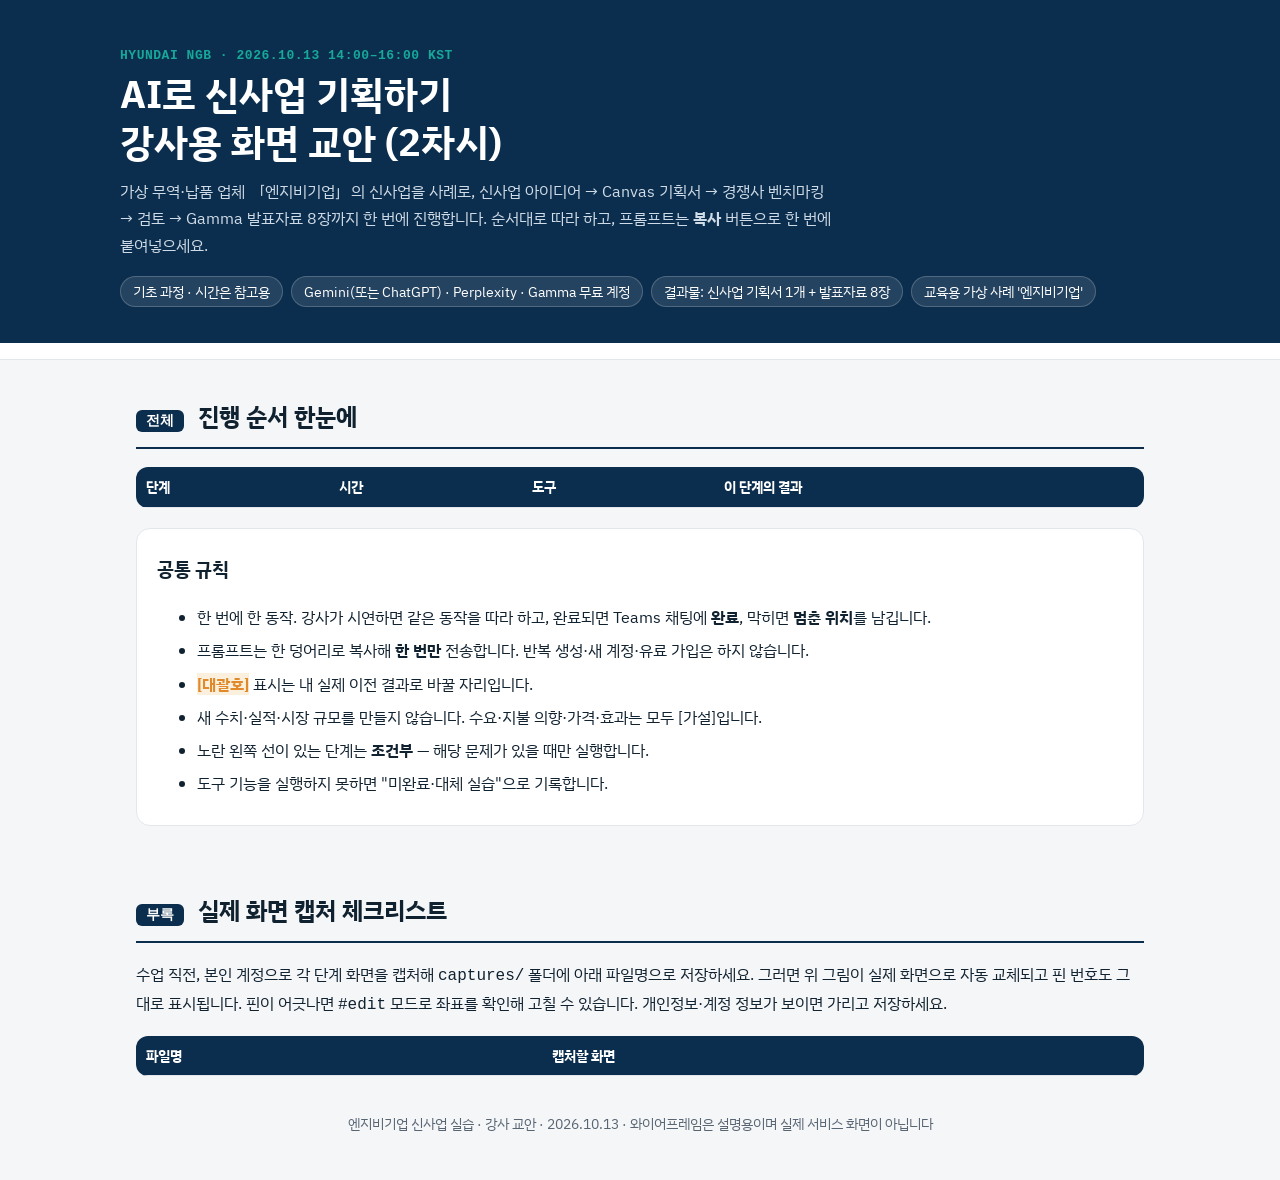
<file: 현대엔지비/tools/tpl.html>
<!doctype html>
<html lang="ko">
<head>
<meta charset="utf-8">
<meta name="viewport" content="width=device-width,initial-scale=1">
<title>엔지비기업 강사 교안</title>
<link rel="preconnect" href="https://fonts.googleapis.com"><link rel="preconnect" href="https://fonts.gstatic.com" crossorigin>
<link rel="stylesheet" href="https://fonts.googleapis.com/css2?family=IBM+Plex+Sans+KR:wght@400;500;600;700&display=swap">
<!--
  [편집 안내]
  1) 실제 화면 캡처 넣기: 캡처 이미지를 같은 폴더의 captures/ 에 cap-01.png ~ cap-26.png (jpg/webp도 가능)로 저장하면
     와이어프레임이 실제 캡처로 자동 교체됩니다. 핀 번호는 캡처 위에 그대로 표시됩니다.
  2) 핀 위치 조정: 아래 <script id="data"> 의 steps[].pins 의 x,y (가로 0~800, 세로 0~450 기준) 값을 고칩니다.
     브라우저에서 주소 뒤에 #edit 를 붙이면 캡처 위를 클릭할 때 좌표가 표시됩니다.
  3) 프롬프트 수정: 같은 data 의 prompts[].text 를 고치면 복사 버튼에 그대로 반영됩니다.
  4) 와이어프레임은 이해를 돕는 그림일 뿐 실제 서비스 화면이 아닙니다. 실제 화면은 UI가 날짜·계정에 따라 다를 수 있으니 수업 직전 캡처하세요.
-->
<style>
:root{--navy:#0C2E4E;--ink:#10212F;--teal:#138A7E;--tealb:#17A89A;--tealsoft:#E4F2F0;--amber:#E08A2B;--ambersoft:#FBEFDD;--paper:#F5F6F8;--card:#fff;--line:#E3E7EC;--muted:#586573;--pin:#D62828}
@media (prefers-color-scheme:dark){:root:not([data-theme=light]){--ink:#E8EEF3;--paper:#0B1621;--card:#13222F;--line:#25384A;--muted:#9FB0BF;--tealsoft:#12302F;--ambersoft:#33250F}}
*{box-sizing:border-box}html{scroll-behavior:smooth}
body{margin:0;background:var(--paper);color:var(--ink);font:16px/1.7 "IBM Plex Sans KR","Apple SD Gothic Neo","Malgun Gothic",system-ui,sans-serif}
a{color:var(--teal)}
header.hero{background:var(--navy);color:#fff;padding:48px 16px 36px}
.wrap{max-width:1040px;margin:0 auto;padding:0 16px}
.hero .wrap{padding:0}
.eyebrow{color:var(--tealb);font:600 13px ui-monospace,monospace;letter-spacing:.04em}
h1{font-size:clamp(26px,4vw,38px);line-height:1.25;margin:8px 0 12px}
.hero p{margin:0 0 16px;max-width:720px;color:#cfdbe6}
.chips{display:flex;flex-wrap:wrap;gap:8px}
.chip{background:rgba(255,255,255,.1);border:1px solid rgba(255,255,255,.2);border-radius:999px;padding:3px 12px;font-size:14px}
nav.stages{position:sticky;top:0;z-index:20;background:var(--card);border-bottom:1px solid var(--line)}
nav.stages .wrap{display:flex;gap:6px;overflow-x:auto;padding:8px 16px}
nav.stages a{white-space:nowrap;text-decoration:none;font-size:14px;border:1px solid var(--line);border-radius:999px;padding:4px 12px;color:var(--ink)}
nav.stages a:hover,nav.stages a:focus-visible{background:var(--tealsoft);outline:2px solid var(--teal)}
section.stage{padding:36px 0 8px}
.stagehead{display:flex;gap:14px;align-items:baseline;flex-wrap:wrap;border-bottom:2px solid var(--navy);padding-bottom:10px;margin-bottom:18px}
.stagehead .no{font:700 14px ui-monospace,monospace;background:var(--navy);color:#fff;border-radius:6px;padding:2px 10px}
.stagehead h2{margin:0;font-size:24px}
.stagehead .time{font:600 14px ui-monospace,monospace;color:var(--teal)}
.stagegoal{color:var(--muted);margin:-6px 0 18px}
article.step{background:var(--card);border:1px solid var(--line);border-radius:16px;padding:20px;margin-bottom:22px}
article.step.cond{border-left:5px solid var(--amber)}
.stephead{display:flex;flex-wrap:wrap;gap:8px 12px;align-items:center;margin-bottom:12px}
.stephead h3{margin:0;font-size:19px;flex:1 1 320px}
.tag{font:600 12px ui-monospace,monospace;border-radius:6px;padding:2px 8px;background:var(--tealsoft);color:var(--teal)}
.tag.time{background:var(--navy);color:#fff}.tag.cond{background:var(--ambersoft);color:var(--amber)}
.grid{display:grid;grid-template-columns:minmax(0,1.25fr) minmax(0,1fr);gap:20px}
@media(max-width:880px){.grid{grid-template-columns:1fr}}
figure.shot{margin:0;position:relative;border:1px solid var(--line);border-radius:12px;overflow:hidden;background:#fff}
figure.shot .stage-box{position:relative;line-height:0}
figure.shot img.cap{display:none;width:100%;height:auto}
figure.shot.has img.cap{display:block}
figure.shot.has svg.wire{display:none}
svg.wire{width:100%;height:auto;display:block}
.pin{position:absolute;transform:translate(-50%,-50%);width:28px;height:28px;border-radius:50%;background:var(--pin);color:#fff;font:700 15px/28px "IBM Plex Sans KR","Malgun Gothic",sans-serif;text-align:center;box-shadow:0 0 0 3px #fff,0 2px 6px rgba(0,0,0,.35);pointer-events:none}
figcaption{padding:8px 12px;font-size:13px;color:var(--muted);background:var(--paper);border-top:1px solid var(--line);line-height:1.5}
figcaption code{font-size:12px}
ol.legend{list-style:none;margin:0 0 14px;padding:0}
ol.legend li{display:flex;gap:10px;align-items:flex-start;padding:5px 0;font-size:15px}
ol.legend .n{flex:none;width:24px;height:24px;border-radius:50%;background:var(--pin);color:#fff;font:700 13px/24px sans-serif;text-align:center;margin-top:2px}
ul.act{margin:0 0 12px;padding-left:20px;font-size:15px}
.prompt{border:1px solid var(--line);border-radius:12px;margin:12px 0;overflow:hidden}
.prompt .bar{display:flex;align-items:center;gap:8px;background:var(--navy);color:#fff;padding:6px 8px 6px 12px;font-size:14px;font-weight:600}
.prompt .bar .t{flex:1}
.prompt button{font:600 13px "IBM Plex Sans KR","Malgun Gothic",sans-serif;border:0;border-radius:8px;padding:6px 14px;cursor:pointer;background:var(--tealb);color:#fff;min-height:32px}
.prompt button:hover{background:var(--teal)}.prompt button:focus-visible{outline:3px solid var(--amber)}
.prompt button.done{background:var(--amber)}
.prompt pre{margin:0;padding:12px 14px;white-space:pre-wrap;word-break:keep-all;overflow-wrap:anywhere;font:14px/1.7 "IBM Plex Sans KR","Malgun Gothic",sans-serif;background:var(--paper)}
.prompt pre mark{background:var(--ambersoft);color:var(--amber);font-weight:700;border-radius:4px;padding:0 3px}
.note{font-size:14px;border-radius:10px;padding:8px 12px;margin:8px 0}
.note.ok{background:var(--tealsoft)}.note.warn{background:var(--ambersoft)}
.note b{font-family:ui-monospace,monospace;font-size:12px;margin-right:6px}
table.tl{width:100%;border-collapse:collapse;font-size:14px;background:var(--card);border-radius:12px;overflow:hidden}
table.tl th,table.tl td{padding:8px 10px;border-bottom:1px solid var(--line);text-align:left;vertical-align:top}
table.tl th{background:var(--navy);color:#fff}
table.tl a{text-decoration:none;font-weight:600}
.rules{background:var(--card);border:1px solid var(--line);border-radius:14px;padding:6px 20px 12px;margin:20px 0}
.rules li{margin:6px 0}
footer{padding:28px 16px 48px;color:var(--muted);font-size:14px;text-align:center}
.toast{position:fixed;left:50%;bottom:24px;transform:translateX(-50%);background:var(--navy);color:#fff;padding:8px 18px;border-radius:999px;font-size:14px;opacity:0;transition:opacity .2s;pointer-events:none;z-index:50}
.toast.on{opacity:1}
@media(prefers-reduced-motion:reduce){html{scroll-behavior:auto}.toast{transition:none}}
@media print{nav.stages,.prompt button{display:none}article.step{break-inside:avoid}}
</style>
</head>
<body>
<header class="hero"><div class="wrap">
  <div class="eyebrow">HYUNDAI NGB · 2026.10.13 14:00–16:00 KST</div>
  <h1>AI로 신사업 기획하기<br>강사용 화면 교안 (2차시)</h1>
  <p>가상 무역·납품 업체 「엔지비기업」의 신사업을 사례로, 신사업 아이디어 → Canvas 기획서 → 경쟁사 벤치마킹 → 검토 → Gamma 발표자료 8장까지 한 번에 진행합니다. 순서대로 따라 하고, 프롬프트는 <b>복사</b> 버튼으로 한 번에 붙여넣으세요.</p>
  <div class="chips"><span class="chip">기초 과정 · 시간은 참고용</span><span class="chip">Gemini(또는 ChatGPT) · Perplexity · Gamma 무료 계정</span><span class="chip">결과물: 신사업 기획서 1개 + 발표자료 8장</span><span class="chip">교육용 가상 사례 '엔지비기업'</span></div>
</div></header>
<nav class="stages" aria-label="단계 이동"><div class="wrap" id="nav"></div></nav>
<main class="wrap">
  <section class="stage" id="overview">
    <div class="stagehead"><span class="no">전체</span><h2>진행 순서 한눈에</h2></div>
    <table class="tl"><thead><tr><th>단계</th><th>시간</th><th>도구</th><th>이 단계의 결과</th></tr></thead><tbody id="tl"></tbody></table>
    <div class="rules"><h3>공통 규칙</h3><ul>
      <li>한 번에 한 동작. 강사가 시연하면 같은 동작을 따라 하고, 완료되면 Teams 채팅에 <b>완료</b>, 막히면 <b>멈춘 위치</b>를 남깁니다.</li>
      <li>프롬프트는 한 덩어리로 복사해 <b>한 번만</b> 전송합니다. 반복 생성·새 계정·유료 가입은 하지 않습니다.</li>
      <li><mark style="background:var(--ambersoft);color:var(--amber);font-weight:700">[대괄호]</mark> 표시는 내 실제 이전 결과로 바꿀 자리입니다.</li>
      <li>새 수치·실적·시장 규모를 만들지 않습니다. 수요·지불 의향·가격·효과는 모두 [가설]입니다.</li>
      <li>노란 왼쪽 선이 있는 단계는 <b>조건부</b> — 해당 문제가 있을 때만 실행합니다.</li>
      <li>도구 기능을 실행하지 못하면 "미완료·대체 실습"으로 기록합니다.</li></ul></div>
  </section>
  <div id="stages"></div>
  <section class="stage" id="capture-guide">
    <div class="stagehead"><span class="no">부록</span><h2>실제 화면 캡처 체크리스트</h2></div>
    <p>수업 직전, 본인 계정으로 각 단계 화면을 캡처해 <code>captures/</code> 폴더에 아래 파일명으로 저장하세요. 그러면 위 그림이 실제 화면으로 자동 교체되고 핀 번호도 그대로 표시됩니다. 핀이 어긋나면 <code>#edit</code> 모드로 좌표를 확인해 고칠 수 있습니다. 개인정보·계정 정보가 보이면 가리고 저장하세요.</p>
    <table class="tl"><thead><tr><th>파일명</th><th>캡처할 화면</th></tr></thead><tbody id="capl"></tbody></table>
  </section>
</main>
<footer>엔지비기업 신사업 실습 · 강사 교안 · 2026.10.13 · 와이어프레임은 설명용이며 실제 서비스 화면이 아닙니다</footer>
<div class="toast" id="toast" role="status" aria-live="polite">복사했습니다</div>
<script id="data" type="application/json">__DATA__</script>
<script>
const D=JSON.parse(document.getElementById('data').textContent);
const $=(s,r=document)=>r.querySelector(s);
const esc=s=>s.replace(/[&<>]/g,c=>({'&':'&amp;','<':'&lt;','>':'&gt;'}[c]));
/* ---------- 와이어프레임 (viewBox 800x450) ---------- */
const C={bg:'#fff',ln:'#C9D1D9',fill:'#EEF1F4',txt:'#9AA7B3',acc:'#138A7E',navy:'#0C2E4E',hi:'#FBEFDD',hib:'#E08A2B'};
const R=(x,y,w,h,f=C.fill,s=C.ln,r=8)=>`<rect x="${x}" y="${y}" width="${w}" height="${h}" rx="${r}" fill="${f}" stroke="${s}"/>`;
const T=(x,y,t,sz=13,f=C.txt,w=400,a='start')=>`<text x="${x}" y="${y}" font-size="${sz}" fill="${f}" font-weight="${w}" text-anchor="${a}" font-family="IBM Plex Sans KR,Malgun Gothic,sans-serif">${t}</text>`;
const L=(x,y,w,n=1,gap=14)=>Array.from({length:n},(_,i)=>`<rect x="${x}" y="${y+i*gap}" width="${i==n-1&&n>1?w*.6:w}" height="6" rx="3" fill="#DDE3E9"/>`).join('');
const chatBase=(extra='')=>R(0,0,800,450,C.bg,C.ln,0)+R(0,0,150,450,'#F3F5F7',C.ln,0)+R(14,56,122,34,'#DCE6F2','#B8C8DC',17)+T(75,78,'＋ 새 채팅',13,C.navy,600,'middle')+L(18,120,110,6,22)+R(150,0,650,44,C.bg,C.ln,0)+R(170,10,130,24,C.fill,C.ln,12)+T(235,27,'기본 모드 ▾',12,C.navy,600,'middle')+T(660,27,'Gemini',13,C.txt,600)+extra;
const inputBox=(x=190,w=570)=>R(x,350,w,70,C.bg,'#9AA7B3',22)+T(x+20,380,'여기에 입력하세요',13)+T(x+22,408,'＋',16,C.navy,700)+T(x+70,408,'도구',12,C.navy,600)+R(x+w-50,372,34,34,C.acc,C.acc,17)+T(x+w-33,395,'▶',13,'#fff',700,'middle');
const docPanel=(sel=false)=>R(290,0,510,450,C.bg,C.ln,0)+R(290,0,510,44,C.fill,C.ln,0)+R(640,9,140,26,C.acc,C.acc,13)+T(710,27,'공유 및 내보내기',12,'#fff',600,'middle')+T(320,76,'교육용 가상사례 · 신사업 기획서',15,C.navy,700)+['사업 개요','해결 방법과 제공 가치','경쟁사와 차별점','수익 모델','4주 시범 계획','위험과 확인 질문'].map((h,i)=>{const y=118+i*50;return (sel&&i==1?R(312,y-18,460,52,C.hi,C.hib,6):'')+T(320,y,h,13,C.navy,700)+L(320,y+10,420,2,12)}).join('');
const WIRE={
 chat:()=>chatBase(L(190,90,520,3,16)+R(190,160,570,170,C.fill,C.ln,12)+T(210,190,'모델 응답 · 비교표 · 카드',13,C.txt)+L(210,205,500,7,16))+inputBox(),
 chat_tools:()=>chatBase()+inputBox()+R(190,255,200,86,C.bg,'#9AA7B3',10)+T(205,282,'이미지 만들기',12)+R(198,290,184,26,C.hi,C.hib,6)+T(210,308,'Canvas',13,C.navy,700)+T(205,333,'Deep Research',12),
 canvas:()=>R(0,0,800,450,C.bg,C.ln,0)+R(0,0,290,450,'#F7F9FA',C.ln,0)+L(14,30,250,5,16)+R(14,150,200,60,C.fill,C.ln,10)+L(26,165,170,3,12)+R(14,350,262,70,C.bg,'#9AA7B3',20)+T(30,380,'Canvas에 요청',12)+R(238,382,28,28,C.acc,C.acc,14)+docPanel(true),
 canvas_export:()=>R(0,0,800,450,C.bg,C.ln,0)+R(0,0,290,450,'#F7F9FA',C.ln,0)+docPanel(false)+R(600,48,190,100,C.bg,'#9AA7B3',10)+T(615,74,'공유',12)+R(608,86,174,28,C.hi,C.hib,6)+T(620,105,'Docs로 내보내기',13,C.navy,700)+T(615,134,'콘텐츠 복사',12),
 search:()=>R(0,0,800,450,C.bg,C.ln,0)+R(0,0,80,450,'#F3F5F7',C.ln,0)+R(14,56,52,30,'#DCE6F2','#B8C8DC',15)+T(40,76,'＋',16,C.navy,700,'middle')+T(400,150,'Perplexity',26,C.navy,700,'middle')+R(200,175,400,60,C.bg,'#9AA7B3',30)+T(225,210,'무엇이든 물어보세요',13)+R(310,248,180,28,C.fill,C.ln,14)+T(340,267,'Search',12,C.acc,700,'middle')+T(405,267,'Pro',12,C.txt,400,'middle')+T(450,267,'Research',12,C.txt,400,'middle'),
 search_answer:()=>R(0,0,800,450,C.bg,C.ln,0)+R(0,0,80,450,'#F3F5F7',C.ln,0)+R(100,40,500,40,C.bg,'#9AA7B3',20)+T(120,65,'요청 ⑤ 경쟁사 찾기',12)+L(110,110,470,12,18)+R(620,100,160,40,C.fill,C.ln,8)+T(630,125,'① 경쟁사 A 공식 사이트',11)+R(620,150,160,40,C.fill,C.ln,8)+T(630,175,'② 경쟁사 B 공식 사이트',11)+R(620,200,160,40,C.fill,C.ln,8)+T(630,225,'③ 경쟁사 C',11),
 tabs:()=>R(0,0,800,450,'#E9EDF1',C.ln,0)+R(10,6,180,28,C.bg,C.ln,8)+T(24,25,'원문 ①',12,C.navy,600)+R(196,6,180,28,'#D9DFE5',C.ln,8)+T(210,25,'원문 ②',12)+R(0,40,800,44,C.bg,C.ln,0)+R(70,50,660,26,C.fill,C.ln,13)+T(88,68,'https://경쟁사-공식-사이트 …',12)+R(0,84,800,366,C.bg,C.ln,0)+T(60,125,'서비스 이름 · 대상 고객',15,C.navy,700)+L(60,150,680,3,14)+R(52,215,700,60,C.hi,C.hib,6)+L(64,230,670,3,14)+L(60,300,680,5,14),
 memo:()=>R(0,0,800,450,C.bg,C.ln,0)+R(100,40,600,380,C.bg,C.ln,10)+T(130,70,'경쟁사 메모',14,C.navy,700)+['이름·대상 고객','주요 기능·강점','약점·URL','배울 점 / 다르게 할 점'].map((h,i)=>R(130,86+i*75,540,62,C.fill,C.ln,6)+T(145,108+i*75,h,13,C.navy,700)+L(145,122+i*75,500,2,12)).join(''),
 gamma_home:()=>R(0,0,800,450,C.bg,C.ln,0)+R(0,0,800,44,C.bg,C.ln,0)+T(24,28,'Gamma',16,C.navy,700)+R(650,9,130,26,C.fill,C.ln,13)+T(715,27,'크레딧 ○○',12,C.navy,600,'middle')+T(400,150,'무엇을 만들어 볼까요?',22,C.navy,700,'middle')+R(180,180,440,110,C.bg,'#9AA7B3',16)+T(200,210,'요청 ⑫ + 확정 원고를 붙여넣으세요',13)+R(530,255,76,28,C.acc,C.acc,14)+T(568,274,'생성',12,'#fff',700,'middle')+R(180,310,440,60,C.hi,C.hib,10)+T(200,345,'8장 구성 계획을 확인한 뒤 승인',12,C.navy,600),
 gamma:()=>R(0,0,800,450,C.bg,C.ln,0)+R(0,0,800,44,C.bg,C.ln,0)+T(24,28,'엔지비기업 발표자료',14,C.navy,700)+R(690,9,90,26,C.acc,C.acc,13)+T(735,27,'Share',12,'#fff',700,'middle')+R(0,44,110,406,'#F3F5F7',C.ln,0)+Array.from({length:8},(_,i)=>R(14,60+i*47,82,38,i==2?C.hi:C.bg,i==2?C.hib:C.ln,5)+T(22,84+i*47,String(i+1),11)).join('')+R(130,70,430,300,C.bg,C.ln,10)+T(160,120,'해결 방법',20,C.navy,700)+L(160,150,360,6,22)+R(580,70,210,300,'#F7F9FA',C.ln,10)+T(596,98,'Insert',13,C.navy,700)+R(596,110,176,28,C.fill,C.ln,6)+T(608,129,'Smart Layouts · columns',11)+T(596,168,'Slide styling',13,C.navy,700)+R(596,180,176,28,C.fill,C.ln,6)+T(608,199,'Accent image',11)+R(130,385,660,48,C.bg,'#9AA7B3',24)+T(150,415,'/ai 또는 AI editing 요청',12),
 gamma_export:()=>R(0,0,800,450,'#D8DEE4',C.ln,0)+R(200,70,400,310,C.bg,C.ln,14)+T(225,105,'Export',17,C.navy,700)+['PDF','PowerPoint','Google Slides'].map((t,i)=>R(225,185+i*0+(i?0:0),0,0)+'').join('')+R(225,125,350,36,C.hi,C.hib,8)+T(240,149,'전체 카드',13,C.navy,700)+R(225,175,350,36,C.fill,C.ln,8)+T(240,199,'PDF',13)+R(225,225,350,36,C.hi,C.hib,8)+T(240,249,'PowerPoint',13,C.navy,700)+R(225,275,350,36,C.fill,C.ln,8)+T(240,299,'Google Slides',13)+R(450,330,125,34,C.acc,C.acc,17)+T(512,352,'Export',13,'#fff',700,'middle'),
 pptx:()=>R(0,0,800,450,C.bg,C.ln,0)+R(0,0,800,44,C.navy,C.navy,0)+T(24,28,'발표자료.pptx — PowerPoint',13,'#fff',600)+R(0,44,120,406,'#F3F5F7',C.ln,0)+Array.from({length:8},(_,i)=>R(14,56+i*47,92,38,C.bg,C.ln,4)+T(22,80+i*47,String(i+1),11)).join('')+R(150,70,600,320,C.bg,C.ln,6)+T(190,140,'슬라이드 제목',22,C.navy,700)+L(190,170,500,6,22),
 meet:()=>R(0,0,800,450,'#2B3440',C.ln,0)+R(20,20,560,410,C.bg,C.ln,10)+T(300,200,'공유 중인 화면 (핵심 한 장)',15,C.navy,600,'middle')+R(600,20,180,410,C.bg,C.ln,10)+T(612,46,'채팅',13,C.navy,700)+L(612,64,150,4,22)+R(612,380,156,32,C.fill,C.ln,16)+T(626,401,'내 제안 한 줄',11),
 final:()=>R(0,0,800,450,C.bg,C.ln,0)+[['최종 기획서 (Docs)',80],['발표자료 8장 (PPTX)',170],['고친 한 문장 · 남은 질문',260]].map(([t,y])=>R(60,y,680,70,C.fill,C.ln,10)+T(100,y+42,t,16,C.navy,700)).join('')
};
/* ---------- 렌더 ---------- */
const stages=$('#stages');
D.stages.forEach(s=>{
  $('#nav').insertAdjacentHTML('beforeend',`<a href="#st${s.n}">${s.n}. ${s.name}</a>`);
  $('#tl').insertAdjacentHTML('beforeend',`<tr><td><a href="#st${s.n}">${s.n}. ${s.name}</a></td><td>${s.time}</td><td>${s.tool}</td><td>${s.goal}</td></tr>`);
  stages.insertAdjacentHTML('beforeend',`<section class="stage" id="st${s.n}"><div class="stagehead"><span class="no">${s.n}단계</span><h2>${s.name}</h2><span class="time">${s.time} KST</span></div><p class="stagegoal">${s.goal}</p><div id="sb${s.n}"></div></section>`);
});
const mark=t=>esc(t).replace(/\[[^\]\n]{2,}\]/g,m=>/\[(가설|미확인)\]/.test(m)?m:`<mark>${m}</mark>`);
D.steps.forEach((st,idx)=>{
  const pins=st.pins.map((p,i)=>`<span class="pin" style="left:${p.x/8}%;top:${p.y/4.5}%">${i+1}</span>`).join('');
  const legend=st.pins.map((p,i)=>`<li><span class="n">${i+1}</span><span>${esc(p.t)}</span></li>`).join('');
  const prompts=st.prompts.map(n=>{const p=D.prompts[n-1];return `<div class="prompt"><div class="bar"><span class="t">프롬프트 ${p.mark} · ${esc(p.title)}</span><button type="button" data-p="${n-1}">복사</button></div><pre>${mark(p.text)}</pre></div>`}).join('');
  const html=`<article class="step${st.cond?' cond':''}" id="${st.id}">
   <div class="stephead"><span class="tag time">${st.time}</span><h3>${esc(st.title)}</h3><span class="tag">${esc(st.tool)}</span>${st.cond?'<span class="tag cond">조건부</span>':''}</div>
   <div class="grid"><figure class="shot" data-id="${st.id}"><div class="stage-box"><img class="cap" alt="${esc(st.title)} 화면 캡처"><svg class="wire" viewBox="0 0 800 450" role="img" aria-label="${esc(st.title)} 화면 구성도">${(WIRE[st.wire]||WIRE.chat)()}</svg>${pins}</div>
    <figcaption>설명용 구성도 · 실제 화면 캡처는 <code>captures/${st.id}.png</code> 로 저장하면 자동 교체 · ${st.slides}</figcaption></figure>
    <div><ol class="legend">${legend}</ol><ul class="act">${st.actions.map(a=>`<li>${esc(a)}</li>`).join('')}</ul></div></div>
   ${prompts}
   ${st.check?`<div class="note ok"><b>완료 확인</b>${esc(st.check)}</div>`:''}
   ${st.fallback?`<div class="note warn"><b>막혔을 때</b>${esc(st.fallback)}</div>`:''}
  </article>`;
  $('#sb'+st.stage).insertAdjacentHTML('beforeend',html);
  $('#capl').insertAdjacentHTML('beforeend',`<tr><td><code>captures/${st.id}.png</code></td><td>${st.stage}단계 · ${esc(st.title)} — ${esc(st.tool)}</td></tr>`);
});
/* 실제 캡처 자동 교체 */
document.querySelectorAll('figure.shot').forEach(f=>{
  const id=f.dataset.id,img=$('img.cap',f),exts=['png','jpg','jpeg','webp'];let i=0;
  const next=()=>{if(i>=exts.length)return;img.src=`captures/${id}.${exts[i++]}`};
  img.onload=()=>{f.classList.add('has');const c=$('figcaption',f);c.innerHTML='실제 화면 캡처 · '+c.innerHTML.split('·').pop()};
  img.onerror=next;next();
});
/* 복사 */
const toast=$('#toast');let tt;
const say=m=>{toast.textContent=m;toast.classList.add('on');clearTimeout(tt);tt=setTimeout(()=>toast.classList.remove('on'),1600)};
document.addEventListener('click',async e=>{
  const b=e.target.closest('button[data-p]');if(!b)return;
  const text=D.prompts[+b.dataset.p].text;
  try{await navigator.clipboard.writeText(text)}catch(_){const ta=document.createElement('textarea');ta.value=text;ta.style.position='fixed';ta.style.opacity='0';document.body.appendChild(ta);ta.select();try{document.execCommand('copy')}catch(__){}ta.remove()}
  b.textContent='복사됨 ✓';b.classList.add('done');say('프롬프트를 복사했습니다');setTimeout(()=>{b.textContent='복사';b.classList.remove('done')},1800);
});
/* #edit : 캡처 위를 클릭하면 핀 좌표(800x450 기준) 표시 */
if(location.hash==='#edit')document.addEventListener('click',e=>{
  const bx=e.target.closest('.stage-box');if(!bx)return;const r=bx.getBoundingClientRect();
  say(`x:${Math.round((e.clientX-r.left)/r.width*800)}, y:${Math.round((e.clientY-r.top)/r.height*450)}`);
});
</script>
</body>
</html>
</file>
